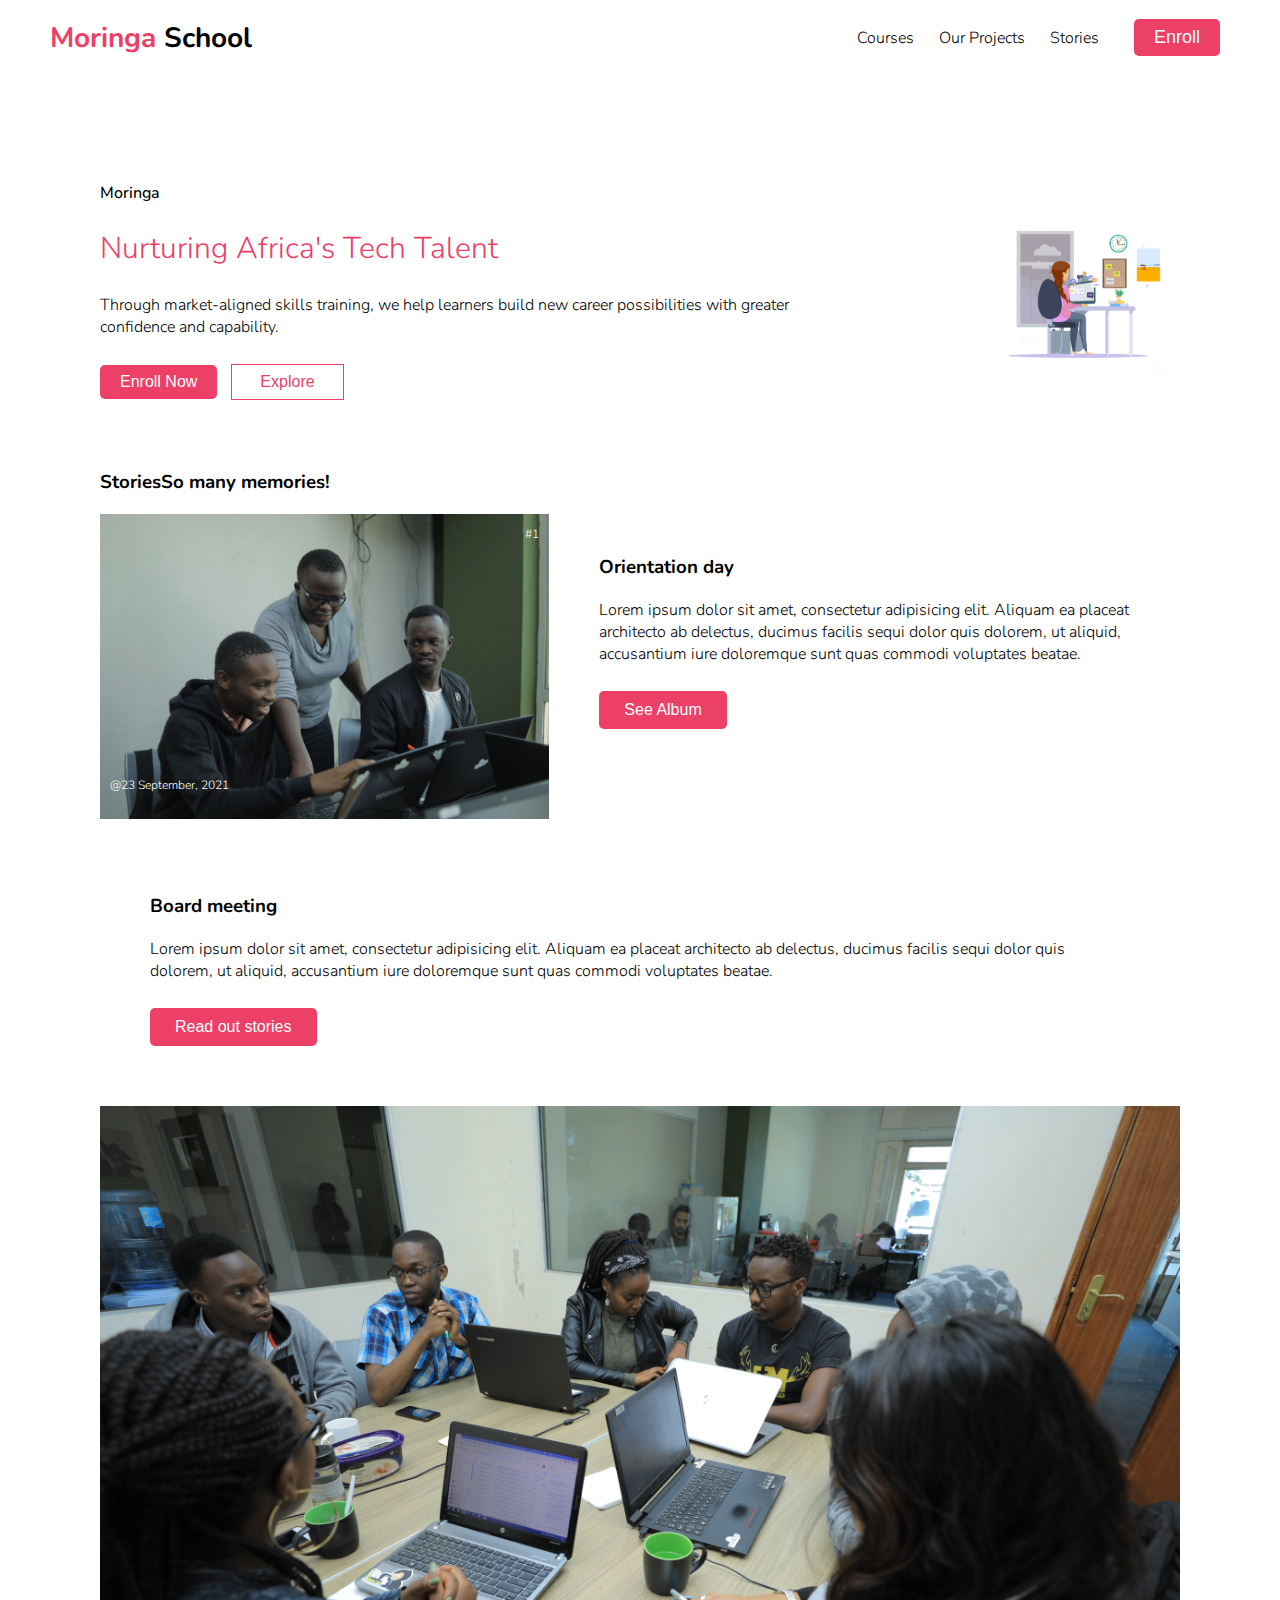
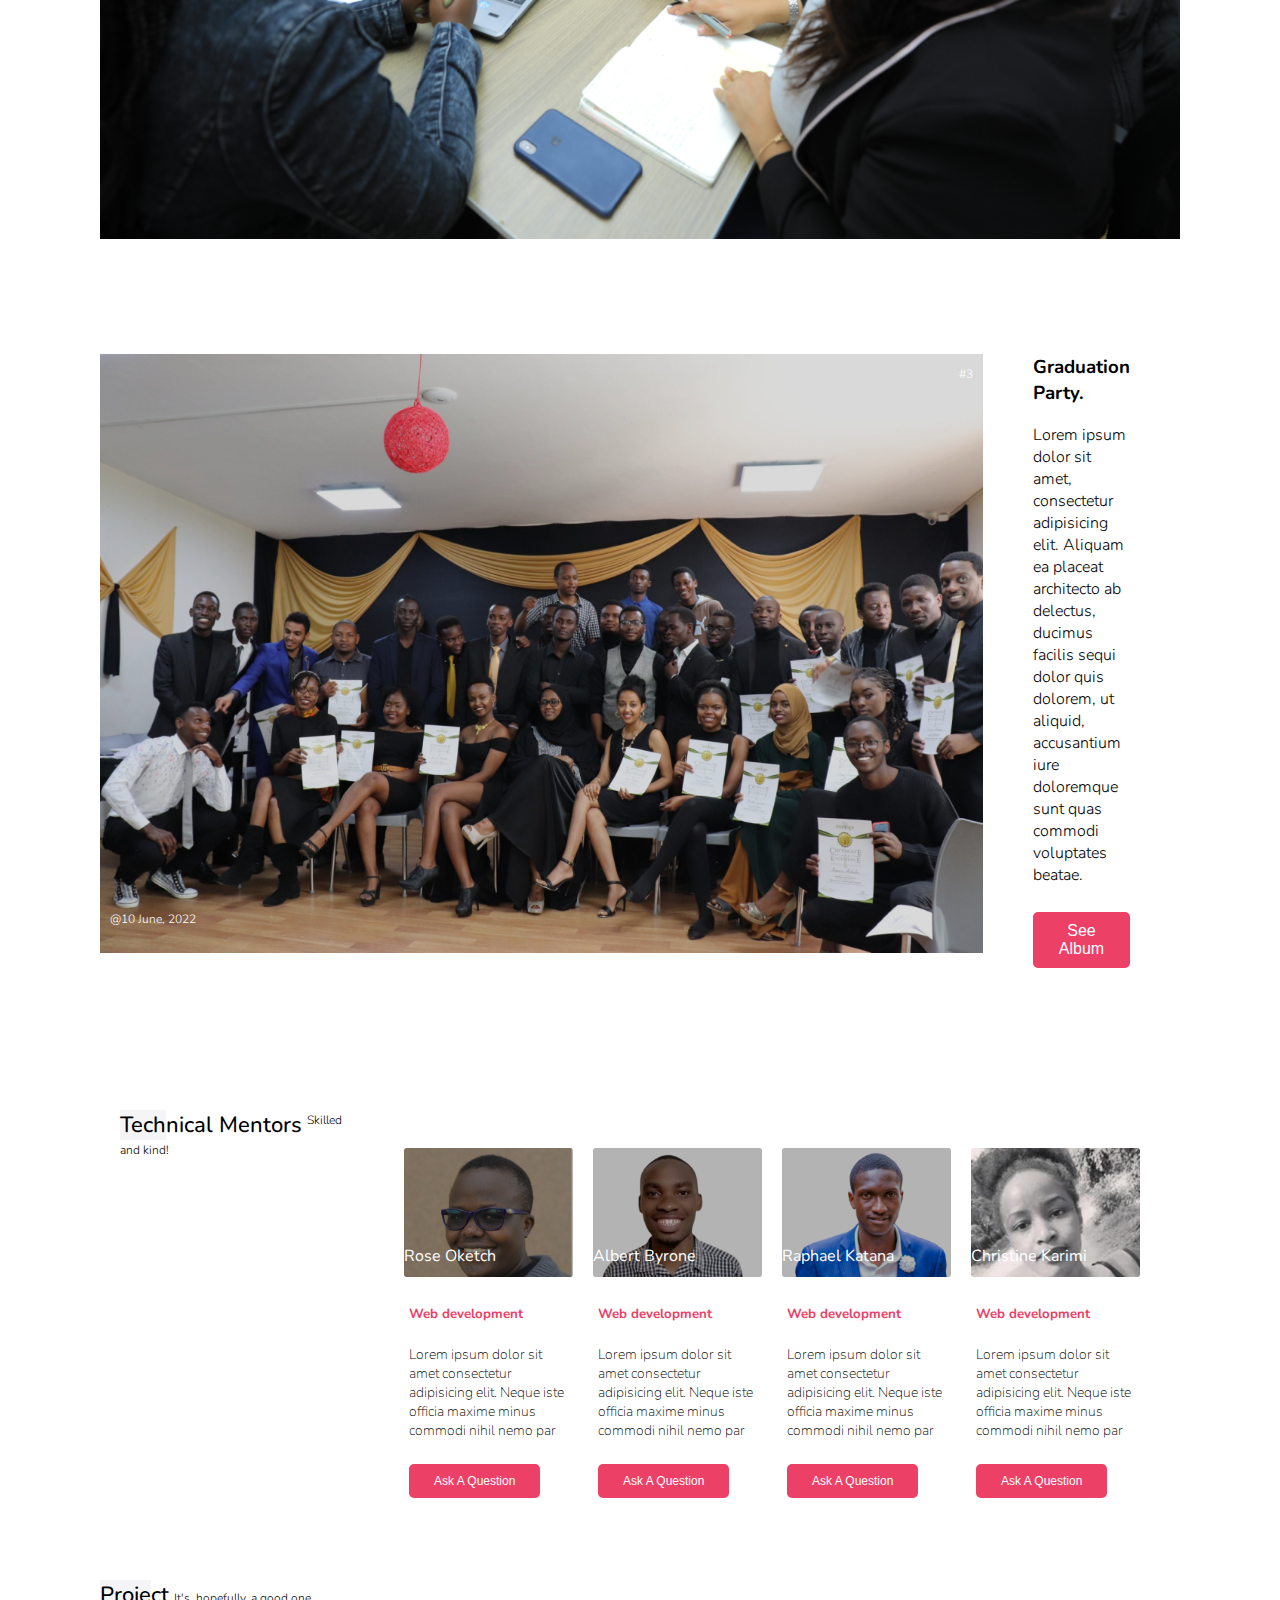
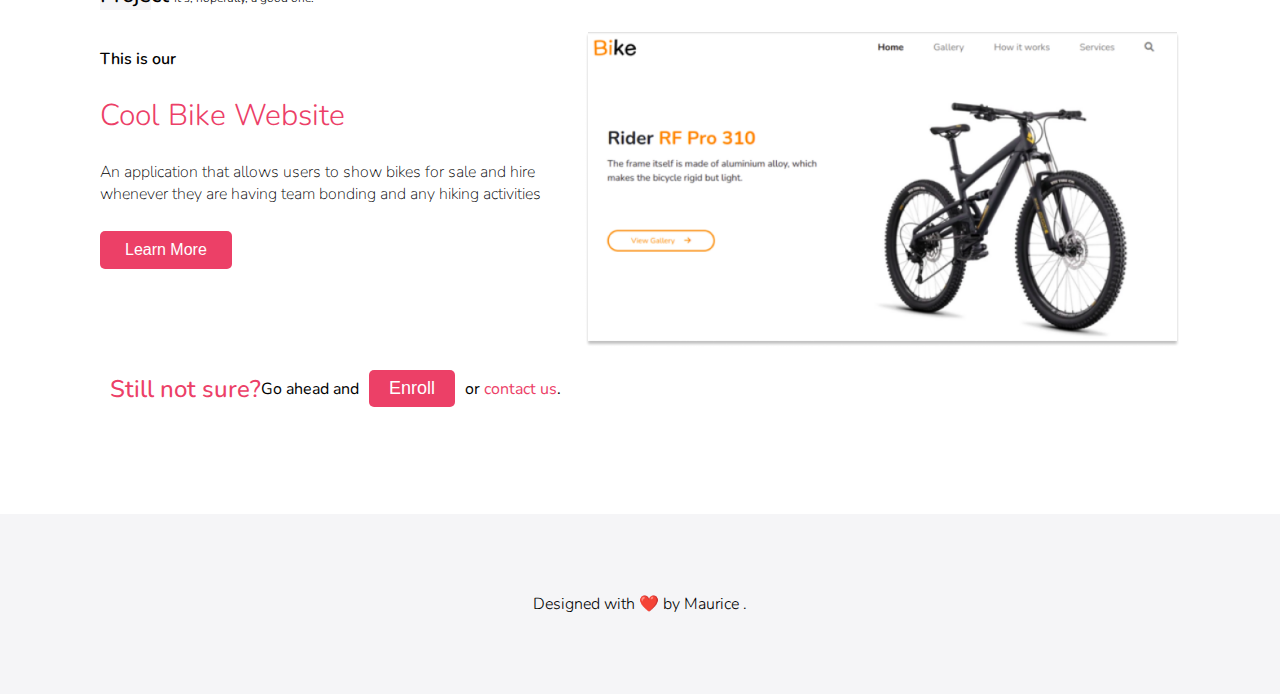
<file: projects/project-1/index1.html>
<!DOCTYPE html>
<html lang="en">
  <head>
    <meta charset="UTF-8" />
    <meta http-equiv="X-UA-Compatible" content="IE=edge" />
    <meta name="viewport" content="width=device-width, initial-scale=1.0" />
    <title>Moringa School</title>
    <link
      href="https://fonts.googleapis.com/css2?family=Nunito:ital,wght@0,200;0,300;0,400;0,500;0,600;0,700;0,800;0,900;1,200;1,300;1,400;1,500;1,600;1,700;1,800;1,900&display=swap"
      rel="stylesheet"
    />
    <link rel="stylesheet" href="./index.css" />
  </head>
  <body>
    <div class="contain">
      
      <div class="navbar">
        <div class="logo">
          <h1><span class="colored">Moringa</span> School</h1>
        </div>
        <div class="navbar-menu">
          <ul>
            <li><a href="#courses"> Courses</a></li>
            <li><a href="#project">Our Projects</a></li>
            <li><a href="#stories">Stories</a> </li>
          </ul>
          <div class="top-botton">
            <button class="enroll-button" type="submit">Enroll</button>
          </div>
        </div>
      </div>
      <div class="wrapper">
        <section id="courses">
      <div class="about">
        <div class="info-container">
          <p class="top">Moringa</p>
          <h2 class="about-title colored">Nurturing Africa's Tech Talent</h2>
          <p class="bottom">
            Through market-aligned skills training, we help learners build new
            career possibilities with greater confidence and capability.
          </p class="bottom">
          <button class="about-first-button" type="submit">Enroll Now</button>
          <button class="about-second-button" type="submit">Explore</button>
        </div>
        <div class="info-img">
          <img
            class="first-img"
            src="./Assets/image1.png"
            alt="about-img"
          />
        </div>
      </div>
    </section>
    <section id="stories">
      <div class="section-contain">
        <div class="img-contain">
          <div class="stories-info">
            
          <h3 class="title"><span class="span">Stori</span>es<span class="top-text">So many memories!</span></h3>
          
        </div>
         <div class="stories">
         <p class="stories-top-span">#1</p>
          <p class="stories-bottom-span">@23 September, 2021</p>
          <img class="section-img" src="./Assets/image 2.png" alt="stories-img">
        </div>
        </div>
        <div class="info-container">
          <div class="wrapper">
            <h3 class="info-title">Orientation day</h3>
            <p class="info-text">Lorem ipsum dolor sit amet, consectetur adipisicing elit. Aliquam ea placeat architecto ab delectus, ducimus facilis sequi dolor quis dolorem, ut aliquid, accusantium iure doloremque sunt quas commodi voluptates beatae.</p>
            <button class="submit-button" type="submit">See Album</button>
          </div>
         </div>
      </div>
      <div class="section">
        <div class="info-container">
          <div class="wrapper">
          <h3 class="info-title">Board meeting</h3>
          <p class="info-text">Lorem ipsum dolor sit amet, consectetur adipisicing elit. Aliquam ea placeat architecto ab delectus, ducimus facilis sequi dolor quis dolorem, ut aliquid, accusantium iure doloremque sunt quas commodi voluptates beatae.</p>
          <button class="submit-button" type="submit">Read out stories</button>
        </div>
      </div>
        <div class="img-contain">
          <div class="board-contain">
          <p class="board-top-span">#2</p>
          <p class="board-bottom-span">@31 October, 2021</p>
          <img class="section-img" src="./Assets/image 3.png" alt="stories-img">
        </div>
        </div>
      </div>
      <div class="section-contain">
        <div class="img-contain">
          <div class="graduation">
            <p class="stories-top-span">#3</p>
          <p class="stories-bottom-span">@10 June, 2022</p>
          <img class="section-img" src="./Assets/image 4.png" alt="stories-img">
        </div>
        </div>
        <div class="info-contain">
          <div class="wrapper">
            <h3 class="info-title">Graduation Party.</h3>
            <p class="info-text">Lorem ipsum dolor sit amet, consectetur adipisicing elit. Aliquam ea placeat architecto ab delectus, ducimus facilis sequi dolor quis dolorem, ut aliquid, accusantium iure doloremque sunt quas commodi voluptates beatae.</p>
            <button class="submit-button" type="submit">See Album</button>
          </div>
         </div>
      </div>
    </section>
      <div class="mentors">
        <div class="mentors-title-contain">
          <h3 class="section-title"><span class="section-span">Tech</span>nical Mentors<span class="section-top-text">Skilled and kind!</span></h3>
          
        </div>
       <div class="mentors">
        <div class="mentor-wrapper">
        <div class="mentor-container">
          <div class="mentor-info-title"> 
          <img class="mentor-img" src="./Assets/image 5.png" alt="mentor-img">
          <p class="mentor-name">Rose Oketch</p>
        </div>
        <div class="mentor-info-contain">
          <h5 class="mentor-role">Web development</h5>
          <p class="mentor-bottom-text">Lorem ipsum dolor sit amet consectetur adipisicing elit. Neque iste officia maxime minus commodi nihil nemo par</p>
          <button class="mentor-button" type="submit">Ask A Question</button>
        </div>
        </div>
       </div>
        <div class="mentor-wrapper">
        <div class="mentor-contain">
          <div class="mentor-info-title"> 
          <img class="mentor-img" src="./Assets/image 6.png" alt="mentor-img">
          <p class="mentor-name">Albert Byrone</p>
        </div>
        <div class="mentor-info-contain">
          <h5 class="mentor-role">Web development</h5>
          <p class="mentor-bottom-text">Lorem ipsum dolor sit amet consectetur adipisicing elit. Neque iste officia maxime minus commodi nihil nemo par</p>
          <button class="mentor-button" type="submit">Ask A Question</button>
        </div>
        </div>
       </div>
        <div class="mentor-wrapper">
        <div class="mentor-contain">
          <div class="mentor-info-title"> 
          <img class="mentor-img" src="./Assets/image 7.png" alt="mentor-img">
          <p class="mentor-name">Raphael Katana</p>
        </div>
        <div class="mentor-info-contain">
          <h5 class="mentor-role">Web development</h5>
          <p class="mentor-bottom-text">Lorem ipsum dolor sit amet consectetur adipisicing elit. Neque iste officia maxime minus commodi nihil nemo par</p>
          <button class="mentor-button" type="submit">Ask A Question</button>
        </div>
        </div>
       </div>
        <div class="mentor-wrapper">
        <div class="mentor-contain">
          <div class="mentor-info-title"> 
          <img class="mentor-img" src="./Assets/image 8.png" alt="mentor-img">
          <p class="mentor-name">Christine Karimi</p>
        </div>
        <div class="mentor-info-contain">
          <h5 class="mentor-role">Web development</h5>
          <p class="mentor-bottom-text">Lorem ipsum dolor sit amet consectetur adipisicing elit. Neque iste officia maxime minus commodi nihil nemo par</p>
          <button class="mentor-button" type="submit">Ask A Question</button>
        </div>
        </div>
       </div>
      </div>
     </div>
     <section id="project">
     <div class="project-section">
       <div class="project">
        <h3 class="section-title"><span class="section-span">Proje</span>ct<span class="section-top-text">It's, hopefully, a good one.</span></h3>
        
       </div>
       <div class="project-wrapper">
         <div class="project-info-contain">
           <p class="project-span">This is our</p>
           <h2 class="project-title">Cool Bike Website</h2>
           <p class="project-text">An application that allows users to show bikes
             for sale and hire whenever they are having team bonding and
             any hiking activities
           </p >
           <button class="submit-button">Learn More</button>
         </div>
         <div class="project-img">
           <img class="project-img" src="./Assets/image 9.png" alt="project-img">
         </div>
       </div>
     </div>
    </section>
     <div class="contact">
       <h2 class="contact-title">Still not sure?</h2>
       <div class="contact-menu">
         <p>Go ahead and</p>
         <div>
          <button class="enroll-button contact" type="submit">Enroll</button>
         </div>
         <p>or <a class="contact-link" href="https://moringaschool.com/" target="_blank">contact us</a>.</p>
       </div>
     </div>
     
    </div>
    </div>
    <div class="footer">
      <p class="footer-text">Designed with ❤️ by <a href="https://github.com/moryno" target="_blank" rel="noopener noreferrer">Maurice</a> . </p>
    </div>
  </body>
</html>
</file>
<file: projects/project-1/index.css>
body{
    margin: 0;
    padding: 0;
    font-family: 'Nunito', sans-serif;
}
.contain{
    padding: 0 50px;
    
}
.wrapper{
    padding: 50px;
}
.navbar{
    display: flex;
    align-items: center;
    justify-content: space-between;
    margin-bottom: 40px;
}
.navbar-menu{
    display: flex;
    align-items: center;
    justify-content: center;
}
.logo{
    font-size: 14px;
}
ul{
    display: flex;
    list-style: none;
}
li{
    margin-right: 25px;
    font-size: 16px;
    font-weight: 300;
    cursor: pointer;
    
}
li:hover{
    font-weight: 400;
    transform: scale(1.1 1.5s ease);
}
.top-button{
    display: flex;
   
}
.enroll-button{
    margin-left: 20px;
    border: none;
    border-radius: 5px;
    padding: 8px 20px;
    background-color: #EC4067;
    color: white;
    font-weight: 300;
    font-size: 18px;
    cursor: pointer;
   
    
}
.enroll-button:hover{
    background-color: red;
    transform: scale(1.1 1.5s ease);
}
.colored{
    color: #EC4067;

}
/* ABOUT SECTION */
.about{
    display: flex;
    align-items: center;
}
.info-contain{
    flex: 1;
    
}
.info-img{
    flex: 1;
    overflow: hidden;
}
.first-img{
    width: 100%;
    object-fit: cover;
}
p.top{
    font-weight: 500;
    
}
.about-title{
    font-size: 30px;
    font-weight: 300;
}
p.bottom{
    font-weight:300 ;
    width: 80%;
}
.about-first-button{
    background-color: #EC4067;
    color: white;
    padding: 8px 20px;
    border: none;
    border-radius: 5px;
    cursor: pointer;
    font-size: 16px;
    font-weight: 300;
    
}
.about-first-button:hover{
    background-color: red;
    transform: scale(1.1 1.5s ease);
}
.about-second-button{
    color: #EC4067;
    background-color: white;
    padding: 8px 28px;
    border:1px solid #EC4067;
    cursor: pointer;
    font-size: 16px;
    font-weight: 300;
    margin:10px ;
}
.about-second-button:hover{
    
    border:2px solid #EC4067;
    transform: scale(1.1 1.5s ease);
}
/* SECTION CSS */
.section-top-text{
    font-size: 12px;
    font-weight: 300;
    margin-left: 5px;
}
.section-contain{
    display: flex;
    align-items: center;
    overflow: hidden;
    margin-top: 40px;
}
.section-wrapper{
    padding: 60px 40px 0;
}
.info-contain{
    flex: 1;
    box-sizing: border-box;
}
.info-text{
    font-weight: 300;  
}

.img{
    flex: 1;
    box-sizing: border-box;
    position: relative;
}
.section-img{
   width: 100%;
   object-fit: cover;
}
.section-title{
    margin-right: 10px;
    font-weight: 500;
    font-size: 22px;
}
.section-span{
    background-color: #F5F5F7;
}

.submit-button{
    background-color: #EC4067;
    color: white;
    padding: 10px 25px;
    border: none;
    border-radius: 5px;
    cursor: pointer;
    font-size: 16px;
    font-weight: 300;
    margin:10px 0;

}
.submit-button:hover{
    background-color: red;
    transform: scale(1.1 1.5s ease);
}


/* STORIES SECTION */

.stories-info{
    display: flex;
    align-items: center;
    
    
}
.stories{
    position: relative;
}
.stories-info .section-top-text{
    vertical-align: sub;
}
.stories-top-span{
    display: flex;
    position: absolute;
    color: white;
    top: 0;
    right: 10px;
    z-index: 7;
    font-size:12px;
    font-weight: 300;
}
.stories-bottom-span{
    display: flex;
    position: absolute;
    color: white;
    bottom:20px;
    left: 10px;
    z-index: 6;
    font-size:12px;
    font-weight: 300;
}
/* BOARD SECTION */
.board{
    position: relative;
}
.board-top-span{
    display: flex;
    position: absolute;
    color: white;
    top: 0;
    left: 10px;
    z-index: 7;
    font-size:12px;
    font-weight: 300;
}
.board-bottom-span{
    display: flex;
    position: absolute;
    color: white;
    bottom:20px;
    right: 10px;
    z-index: 6;
    font-size:12px;
    font-weight: 300;
}
/* GRADUATION SECTION */
.graduation{
    position: relative;
}
/* MENTOR SECTION */
.mentors{
    margin-top: 50px;
    overflow: hidden;
    
}
.mentors .section-top-text{
    vertical-align:super ;
}
.mentors{
    display: flex;
    padding: 10px 20px 0;
}
.mentor-wrapper{
    margin-left: 20px;
    width: 200px;
}
.mentors-title-contain{
    display: flex;
    
}

.mentor-info-title{
    /* display: flex; */
    position: relative;
}
.mentor-img{
    width: 100%;
    object-fit: cover;
    border-radius: 2px;
}
.mentor-name{
    color:white;
    position: absolute;
    bottom: 0;
    left: 0;
}
.mentor-role{
    color: #EC4067;
}
.mentor-button{
    background-color: #EC4067;
    color: white;
    padding: 10px 25px;
    border: none;
    border-radius: 5px;
    cursor: pointer;
    font-size: 12px;
    font-weight: 300;
    margin:10px 0;

}
.mentor-button:hover{
    background-color: red;
    transform: scale(1.1 1.5s ease);
}
.mentor-info-contain{
    padding: 0 5px
}
.mentor-bottom-text{
    font-weight: 200;
    font-size: 14px;
}

/* PROJECT SECTION */
.project{
    margin-top: 50px;
    overflow: hidden;
}
.project{
    display: flex;
    align-items: center;
}
.project-container .section-top-text{
    vertical-align: baseline;
}
.project-wrapper{
    display: flex;
}


.project-span{
    font-weight: 600;
}
.project-title{
    color:#EC4067;
    font-weight: 300;
    font-size: 30px;
}
.project-text{
    font-weight: 200;
    
}

.project-img{
    width:100%;
    object-fit: cover;
}

/* CONTACT SECTION */
.contact{
    margin-top: 80px;
}
.contact-title{
    color: #EC4067;
    font-weight: 500;
}
.enroll-button,.contact{
    margin:0 10px ;
    display: flex;
 
}
.contact-menu{
    display: flex;
    align-items: center;
}
.contact-link{
    text-decoration: none;
    color: #EC4067;
}

/* FOOTER SECTION */
.footer{
    margin-top: 40px;
    background-color: #F5F5F7;
    height: 20vh;
    display: flex;
    align-items: center;
    justify-content: center;
}
.footer-text{
    font-weight: 300;
}
a{
    text-decoration:none !important;
    color: black;
    
}
</file>
